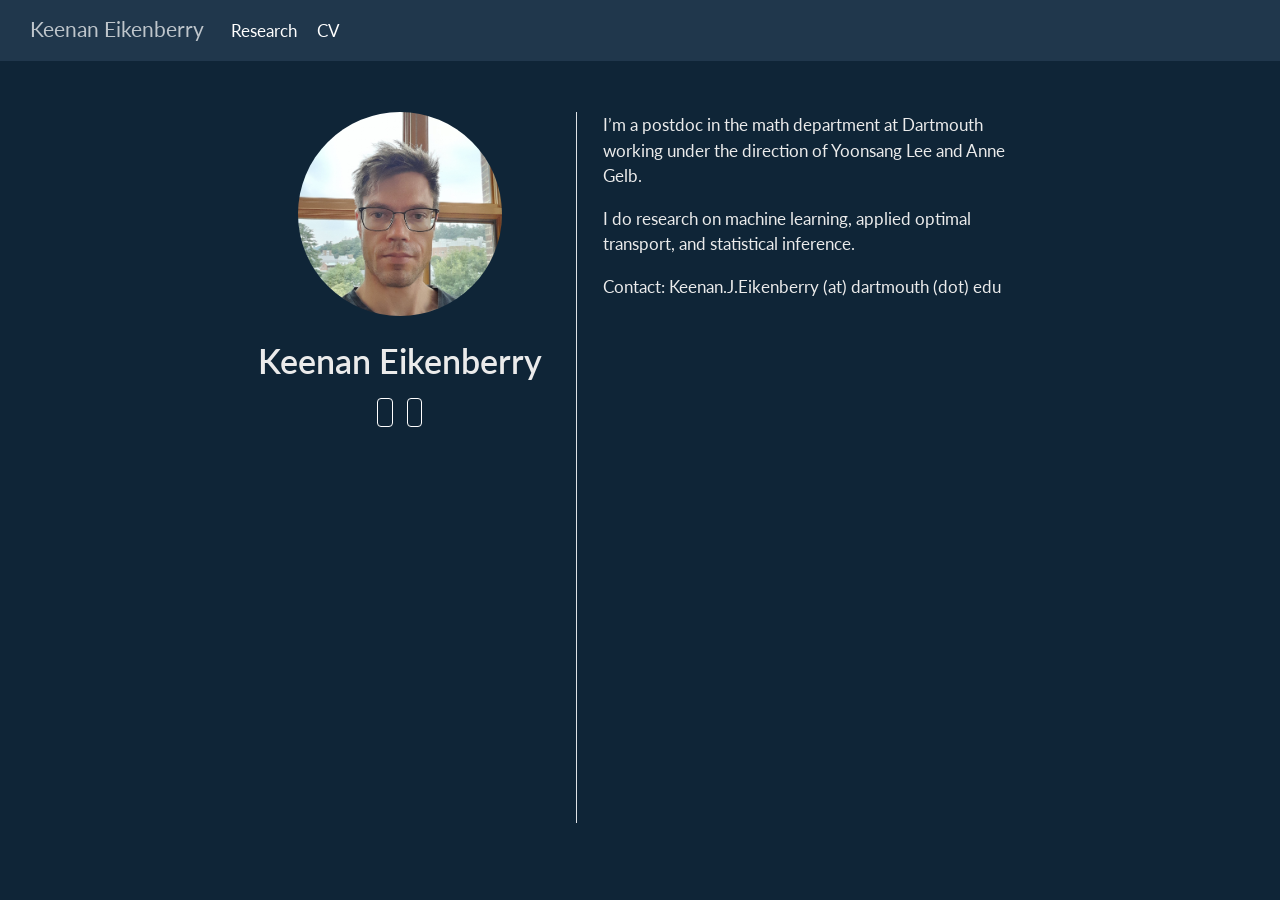
<file: docs/index.html>
<!DOCTYPE html>
<html xmlns="http://www.w3.org/1999/xhtml" lang="en" xml:lang="en"><head>

<meta charset="utf-8">
<meta name="generator" content="quarto-1.8.27">

<meta name="viewport" content="width=device-width, initial-scale=1.0, user-scalable=yes">


<title>Keenan Eikenberry</title>
<style>
code{white-space: pre-wrap;}
span.smallcaps{font-variant: small-caps;}
div.columns{display: flex; gap: min(4vw, 1.5em);}
div.column{flex: auto; overflow-x: auto;}
div.hanging-indent{margin-left: 1.5em; text-indent: -1.5em;}
ul.task-list{list-style: none;}
ul.task-list li input[type="checkbox"] {
  width: 0.8em;
  margin: 0 0.8em 0.2em -1em; /* quarto-specific, see https://github.com/quarto-dev/quarto-cli/issues/4556 */ 
  vertical-align: middle;
}
</style>


<script src="site_libs/quarto-nav/quarto-nav.js"></script>
<script src="site_libs/quarto-nav/headroom.min.js"></script>
<script src="site_libs/clipboard/clipboard.min.js"></script>
<script src="site_libs/quarto-search/autocomplete.umd.js"></script>
<script src="site_libs/quarto-search/fuse.min.js"></script>
<script src="site_libs/quarto-search/quarto-search.js"></script>
<meta name="quarto:offset" content="./">
<script src="site_libs/quarto-html/quarto.js" type="module"></script>
<script src="site_libs/quarto-html/tabsets/tabsets.js" type="module"></script>
<script src="site_libs/quarto-html/axe/axe-check.js" type="module"></script>
<script src="site_libs/quarto-html/popper.min.js"></script>
<script src="site_libs/quarto-html/tippy.umd.min.js"></script>
<link href="site_libs/quarto-html/tippy.css" rel="stylesheet">
<link href="site_libs/quarto-html/quarto-syntax-highlighting-dark-4d9afe2b8d18ee9fa5d0d57b5ed4214d.css" rel="stylesheet" id="quarto-text-highlighting-styles">
<script src="site_libs/bootstrap/bootstrap.min.js"></script>
<link href="site_libs/bootstrap/bootstrap-icons.css" rel="stylesheet">
<link href="site_libs/bootstrap/bootstrap-5bb7895dd30ddd2b2a85b0b9d2110c2d.min.css" rel="stylesheet" append-hash="true" id="quarto-bootstrap" data-mode="dark">
<script src="site_libs/quarto-contrib/iconify-2.0.0/iconify-icon.min.js"></script>
<script id="quarto-search-options" type="application/json">{
  "location": "navbar",
  "copy-button": false,
  "collapse-after": 3,
  "panel-placement": "end",
  "type": "overlay",
  "limit": 50,
  "keyboard-shortcut": [
    "f",
    "/",
    "s"
  ],
  "show-item-context": false,
  "language": {
    "search-no-results-text": "No results",
    "search-matching-documents-text": "matching documents",
    "search-copy-link-title": "Copy link to search",
    "search-hide-matches-text": "Hide additional matches",
    "search-more-match-text": "more match in this document",
    "search-more-matches-text": "more matches in this document",
    "search-clear-button-title": "Clear",
    "search-text-placeholder": "",
    "search-detached-cancel-button-title": "Cancel",
    "search-submit-button-title": "Submit",
    "search-label": "Search"
  }
}</script>


<link rel="stylesheet" href="styles.css">
</head>

<body class="nav-fixed fullcontent quarto-light">

<div id="quarto-search-results"></div>
  <header id="quarto-header" class="headroom fixed-top">
    <nav class="navbar navbar-expand-lg " data-bs-theme="dark">
      <div class="navbar-container container-fluid">
      <div class="navbar-brand-container mx-auto">
    <a class="navbar-brand" href="./index.html">
    <span class="navbar-title">Keenan Eikenberry</span>
    </a>
  </div>
          <button class="navbar-toggler" type="button" data-bs-toggle="collapse" data-bs-target="#navbarCollapse" aria-controls="navbarCollapse" role="menu" aria-expanded="false" aria-label="Toggle navigation" onclick="if (window.quartoToggleHeadroom) { window.quartoToggleHeadroom(); }">
  <span class="navbar-toggler-icon"></span>
</button>
          <div class="collapse navbar-collapse" id="navbarCollapse">
            <ul class="navbar-nav navbar-nav-scroll me-auto">
  <li class="nav-item">
    <a class="nav-link" href="./research.html"> 
<span class="menu-text">Research</span></a>
  </li>  
  <li class="nav-item">
    <a class="nav-link" href="./cv.html"> 
<span class="menu-text">CV</span></a>
  </li>  
</ul>
          </div> <!-- /navcollapse -->
            <div class="quarto-navbar-tools">
</div>
      </div> <!-- /container-fluid -->
    </nav>
</header>
<!-- content -->
<div id="quarto-content" class="quarto-container page-columns page-rows-contents page-layout-article page-navbar">
<!-- sidebar -->
<!-- margin-sidebar -->
    
<!-- main -->
<div class="quarto-about-trestles">
  <div class="about-entity">
    <img src="profile.jpg" class="about-image
  round " style="height: 12em; width: 12em;">
<header id="title-block-header" class="quarto-title-block default">
<div class="quarto-title">
<h1 class="title">Keenan Eikenberry</h1>
</div>
<div class="quarto-title-meta">
  </div>
</header>
    <div class="about-links">
  <a href="mailto:Keenan.J.Eikenberry@dartmouth.edu" class="about-link" rel="" target="">
     <span class="about-link-text"><iconify-icon inline="" icon="clarity:email-line" style="font-size: 1.2em;" aria-label="Icon email-line from clarity Iconify.design set." title="Icon email-line from clarity Iconify.design set."></iconify-icon></span>
  </a>
  <a href="https://github.com/keenan-eikenberry" class="about-link" rel="" target="_blank">
     <span class="about-link-text"><iconify-icon inline="" icon="codicon:github" style="font-size: 1.2em;" aria-label="Icon github from codicon Iconify.design set." title="Icon github from codicon Iconify.design set."></iconify-icon></span>
  </a>
</div>
  </div>
  <div class="about-contents"><main class="content" id="quarto-document-content">
<p>I’m a postdoc in the math department at Dartmouth working under the direction of Yoonsang Lee and Anne Gelb.</p>
<p>I do research on machine learning, applied optimal transport, and statistical inference.</p>
<p>Contact: Keenan.J.Eikenberry (at) dartmouth (dot) edu</p>


</main></div>
</div>
 <!-- /main -->
<script id="quarto-html-after-body" type="application/javascript">
  window.document.addEventListener("DOMContentLoaded", function (event) {
    const isCodeAnnotation = (el) => {
      for (const clz of el.classList) {
        if (clz.startsWith('code-annotation-')) {                     
          return true;
        }
      }
      return false;
    }
    const onCopySuccess = function(e) {
      // button target
      const button = e.trigger;
      // don't keep focus
      button.blur();
      // flash "checked"
      button.classList.add('code-copy-button-checked');
      var currentTitle = button.getAttribute("title");
      button.setAttribute("title", "Copied!");
      let tooltip;
      if (window.bootstrap) {
        button.setAttribute("data-bs-toggle", "tooltip");
        button.setAttribute("data-bs-placement", "left");
        button.setAttribute("data-bs-title", "Copied!");
        tooltip = new bootstrap.Tooltip(button, 
          { trigger: "manual", 
            customClass: "code-copy-button-tooltip",
            offset: [0, -8]});
        tooltip.show();    
      }
      setTimeout(function() {
        if (tooltip) {
          tooltip.hide();
          button.removeAttribute("data-bs-title");
          button.removeAttribute("data-bs-toggle");
          button.removeAttribute("data-bs-placement");
        }
        button.setAttribute("title", currentTitle);
        button.classList.remove('code-copy-button-checked');
      }, 1000);
      // clear code selection
      e.clearSelection();
    }
    const getTextToCopy = function(trigger) {
      const outerScaffold = trigger.parentElement.cloneNode(true);
      const codeEl = outerScaffold.querySelector('code');
      for (const childEl of codeEl.children) {
        if (isCodeAnnotation(childEl)) {
          childEl.remove();
        }
      }
      return codeEl.innerText;
    }
    const clipboard = new window.ClipboardJS('.code-copy-button:not([data-in-quarto-modal])', {
      text: getTextToCopy
    });
    clipboard.on('success', onCopySuccess);
    if (window.document.getElementById('quarto-embedded-source-code-modal')) {
      const clipboardModal = new window.ClipboardJS('.code-copy-button[data-in-quarto-modal]', {
        text: getTextToCopy,
        container: window.document.getElementById('quarto-embedded-source-code-modal')
      });
      clipboardModal.on('success', onCopySuccess);
    }
      var localhostRegex = new RegExp(/^(?:http|https):\/\/localhost\:?[0-9]*\//);
      var mailtoRegex = new RegExp(/^mailto:/);
        var filterRegex = new RegExp('/' + window.location.host + '/');
      var isInternal = (href) => {
          return filterRegex.test(href) || localhostRegex.test(href) || mailtoRegex.test(href);
      }
      // Inspect non-navigation links and adorn them if external
     var links = window.document.querySelectorAll('a[href]:not(.nav-link):not(.navbar-brand):not(.toc-action):not(.sidebar-link):not(.sidebar-item-toggle):not(.pagination-link):not(.no-external):not([aria-hidden]):not(.dropdown-item):not(.quarto-navigation-tool):not(.about-link)');
      for (var i=0; i<links.length; i++) {
        const link = links[i];
        if (!isInternal(link.href)) {
          // undo the damage that might have been done by quarto-nav.js in the case of
          // links that we want to consider external
          if (link.dataset.originalHref !== undefined) {
            link.href = link.dataset.originalHref;
          }
        }
      }
    function tippyHover(el, contentFn, onTriggerFn, onUntriggerFn) {
      const config = {
        allowHTML: true,
        maxWidth: 500,
        delay: 100,
        arrow: false,
        appendTo: function(el) {
            return el.parentElement;
        },
        interactive: true,
        interactiveBorder: 10,
        theme: 'quarto',
        placement: 'bottom-start',
      };
      if (contentFn) {
        config.content = contentFn;
      }
      if (onTriggerFn) {
        config.onTrigger = onTriggerFn;
      }
      if (onUntriggerFn) {
        config.onUntrigger = onUntriggerFn;
      }
      window.tippy(el, config); 
    }
    const noterefs = window.document.querySelectorAll('a[role="doc-noteref"]');
    for (var i=0; i<noterefs.length; i++) {
      const ref = noterefs[i];
      tippyHover(ref, function() {
        // use id or data attribute instead here
        let href = ref.getAttribute('data-footnote-href') || ref.getAttribute('href');
        try { href = new URL(href).hash; } catch {}
        const id = href.replace(/^#\/?/, "");
        const note = window.document.getElementById(id);
        if (note) {
          return note.innerHTML;
        } else {
          return "";
        }
      });
    }
    const xrefs = window.document.querySelectorAll('a.quarto-xref');
    const processXRef = (id, note) => {
      // Strip column container classes
      const stripColumnClz = (el) => {
        el.classList.remove("page-full", "page-columns");
        if (el.children) {
          for (const child of el.children) {
            stripColumnClz(child);
          }
        }
      }
      stripColumnClz(note)
      if (id === null || id.startsWith('sec-')) {
        // Special case sections, only their first couple elements
        const container = document.createElement("div");
        if (note.children && note.children.length > 2) {
          container.appendChild(note.children[0].cloneNode(true));
          for (let i = 1; i < note.children.length; i++) {
            const child = note.children[i];
            if (child.tagName === "P" && child.innerText === "") {
              continue;
            } else {
              container.appendChild(child.cloneNode(true));
              break;
            }
          }
          if (window.Quarto?.typesetMath) {
            window.Quarto.typesetMath(container);
          }
          return container.innerHTML
        } else {
          if (window.Quarto?.typesetMath) {
            window.Quarto.typesetMath(note);
          }
          return note.innerHTML;
        }
      } else {
        // Remove any anchor links if they are present
        const anchorLink = note.querySelector('a.anchorjs-link');
        if (anchorLink) {
          anchorLink.remove();
        }
        if (window.Quarto?.typesetMath) {
          window.Quarto.typesetMath(note);
        }
        if (note.classList.contains("callout")) {
          return note.outerHTML;
        } else {
          return note.innerHTML;
        }
      }
    }
    for (var i=0; i<xrefs.length; i++) {
      const xref = xrefs[i];
      tippyHover(xref, undefined, function(instance) {
        instance.disable();
        let url = xref.getAttribute('href');
        let hash = undefined; 
        if (url.startsWith('#')) {
          hash = url;
        } else {
          try { hash = new URL(url).hash; } catch {}
        }
        if (hash) {
          const id = hash.replace(/^#\/?/, "");
          const note = window.document.getElementById(id);
          if (note !== null) {
            try {
              const html = processXRef(id, note.cloneNode(true));
              instance.setContent(html);
            } finally {
              instance.enable();
              instance.show();
            }
          } else {
            // See if we can fetch this
            fetch(url.split('#')[0])
            .then(res => res.text())
            .then(html => {
              const parser = new DOMParser();
              const htmlDoc = parser.parseFromString(html, "text/html");
              const note = htmlDoc.getElementById(id);
              if (note !== null) {
                const html = processXRef(id, note);
                instance.setContent(html);
              } 
            }).finally(() => {
              instance.enable();
              instance.show();
            });
          }
        } else {
          // See if we can fetch a full url (with no hash to target)
          // This is a special case and we should probably do some content thinning / targeting
          fetch(url)
          .then(res => res.text())
          .then(html => {
            const parser = new DOMParser();
            const htmlDoc = parser.parseFromString(html, "text/html");
            const note = htmlDoc.querySelector('main.content');
            if (note !== null) {
              // This should only happen for chapter cross references
              // (since there is no id in the URL)
              // remove the first header
              if (note.children.length > 0 && note.children[0].tagName === "HEADER") {
                note.children[0].remove();
              }
              const html = processXRef(null, note);
              instance.setContent(html);
            } 
          }).finally(() => {
            instance.enable();
            instance.show();
          });
        }
      }, function(instance) {
      });
    }
        let selectedAnnoteEl;
        const selectorForAnnotation = ( cell, annotation) => {
          let cellAttr = 'data-code-cell="' + cell + '"';
          let lineAttr = 'data-code-annotation="' +  annotation + '"';
          const selector = 'span[' + cellAttr + '][' + lineAttr + ']';
          return selector;
        }
        const selectCodeLines = (annoteEl) => {
          const doc = window.document;
          const targetCell = annoteEl.getAttribute("data-target-cell");
          const targetAnnotation = annoteEl.getAttribute("data-target-annotation");
          const annoteSpan = window.document.querySelector(selectorForAnnotation(targetCell, targetAnnotation));
          const lines = annoteSpan.getAttribute("data-code-lines").split(",");
          const lineIds = lines.map((line) => {
            return targetCell + "-" + line;
          })
          let top = null;
          let height = null;
          let parent = null;
          if (lineIds.length > 0) {
              //compute the position of the single el (top and bottom and make a div)
              const el = window.document.getElementById(lineIds[0]);
              top = el.offsetTop;
              height = el.offsetHeight;
              parent = el.parentElement.parentElement;
            if (lineIds.length > 1) {
              const lastEl = window.document.getElementById(lineIds[lineIds.length - 1]);
              const bottom = lastEl.offsetTop + lastEl.offsetHeight;
              height = bottom - top;
            }
            if (top !== null && height !== null && parent !== null) {
              // cook up a div (if necessary) and position it 
              let div = window.document.getElementById("code-annotation-line-highlight");
              if (div === null) {
                div = window.document.createElement("div");
                div.setAttribute("id", "code-annotation-line-highlight");
                div.style.position = 'absolute';
                parent.appendChild(div);
              }
              div.style.top = top - 2 + "px";
              div.style.height = height + 4 + "px";
              div.style.left = 0;
              let gutterDiv = window.document.getElementById("code-annotation-line-highlight-gutter");
              if (gutterDiv === null) {
                gutterDiv = window.document.createElement("div");
                gutterDiv.setAttribute("id", "code-annotation-line-highlight-gutter");
                gutterDiv.style.position = 'absolute';
                const codeCell = window.document.getElementById(targetCell);
                const gutter = codeCell.querySelector('.code-annotation-gutter');
                gutter.appendChild(gutterDiv);
              }
              gutterDiv.style.top = top - 2 + "px";
              gutterDiv.style.height = height + 4 + "px";
            }
            selectedAnnoteEl = annoteEl;
          }
        };
        const unselectCodeLines = () => {
          const elementsIds = ["code-annotation-line-highlight", "code-annotation-line-highlight-gutter"];
          elementsIds.forEach((elId) => {
            const div = window.document.getElementById(elId);
            if (div) {
              div.remove();
            }
          });
          selectedAnnoteEl = undefined;
        };
          // Handle positioning of the toggle
      window.addEventListener(
        "resize",
        throttle(() => {
          elRect = undefined;
          if (selectedAnnoteEl) {
            selectCodeLines(selectedAnnoteEl);
          }
        }, 10)
      );
      function throttle(fn, ms) {
      let throttle = false;
      let timer;
        return (...args) => {
          if(!throttle) { // first call gets through
              fn.apply(this, args);
              throttle = true;
          } else { // all the others get throttled
              if(timer) clearTimeout(timer); // cancel #2
              timer = setTimeout(() => {
                fn.apply(this, args);
                timer = throttle = false;
              }, ms);
          }
        };
      }
        // Attach click handler to the DT
        const annoteDls = window.document.querySelectorAll('dt[data-target-cell]');
        for (const annoteDlNode of annoteDls) {
          annoteDlNode.addEventListener('click', (event) => {
            const clickedEl = event.target;
            if (clickedEl !== selectedAnnoteEl) {
              unselectCodeLines();
              const activeEl = window.document.querySelector('dt[data-target-cell].code-annotation-active');
              if (activeEl) {
                activeEl.classList.remove('code-annotation-active');
              }
              selectCodeLines(clickedEl);
              clickedEl.classList.add('code-annotation-active');
            } else {
              // Unselect the line
              unselectCodeLines();
              clickedEl.classList.remove('code-annotation-active');
            }
          });
        }
    const findCites = (el) => {
      const parentEl = el.parentElement;
      if (parentEl) {
        const cites = parentEl.dataset.cites;
        if (cites) {
          return {
            el,
            cites: cites.split(' ')
          };
        } else {
          return findCites(el.parentElement)
        }
      } else {
        return undefined;
      }
    };
    var bibliorefs = window.document.querySelectorAll('a[role="doc-biblioref"]');
    for (var i=0; i<bibliorefs.length; i++) {
      const ref = bibliorefs[i];
      const citeInfo = findCites(ref);
      if (citeInfo) {
        tippyHover(citeInfo.el, function() {
          var popup = window.document.createElement('div');
          citeInfo.cites.forEach(function(cite) {
            var citeDiv = window.document.createElement('div');
            citeDiv.classList.add('hanging-indent');
            citeDiv.classList.add('csl-entry');
            var biblioDiv = window.document.getElementById('ref-' + cite);
            if (biblioDiv) {
              citeDiv.innerHTML = biblioDiv.innerHTML;
            }
            popup.appendChild(citeDiv);
          });
          return popup.innerHTML;
        });
      }
    }
  });
  </script>
</div> <!-- /content -->




</body></html>
</file>
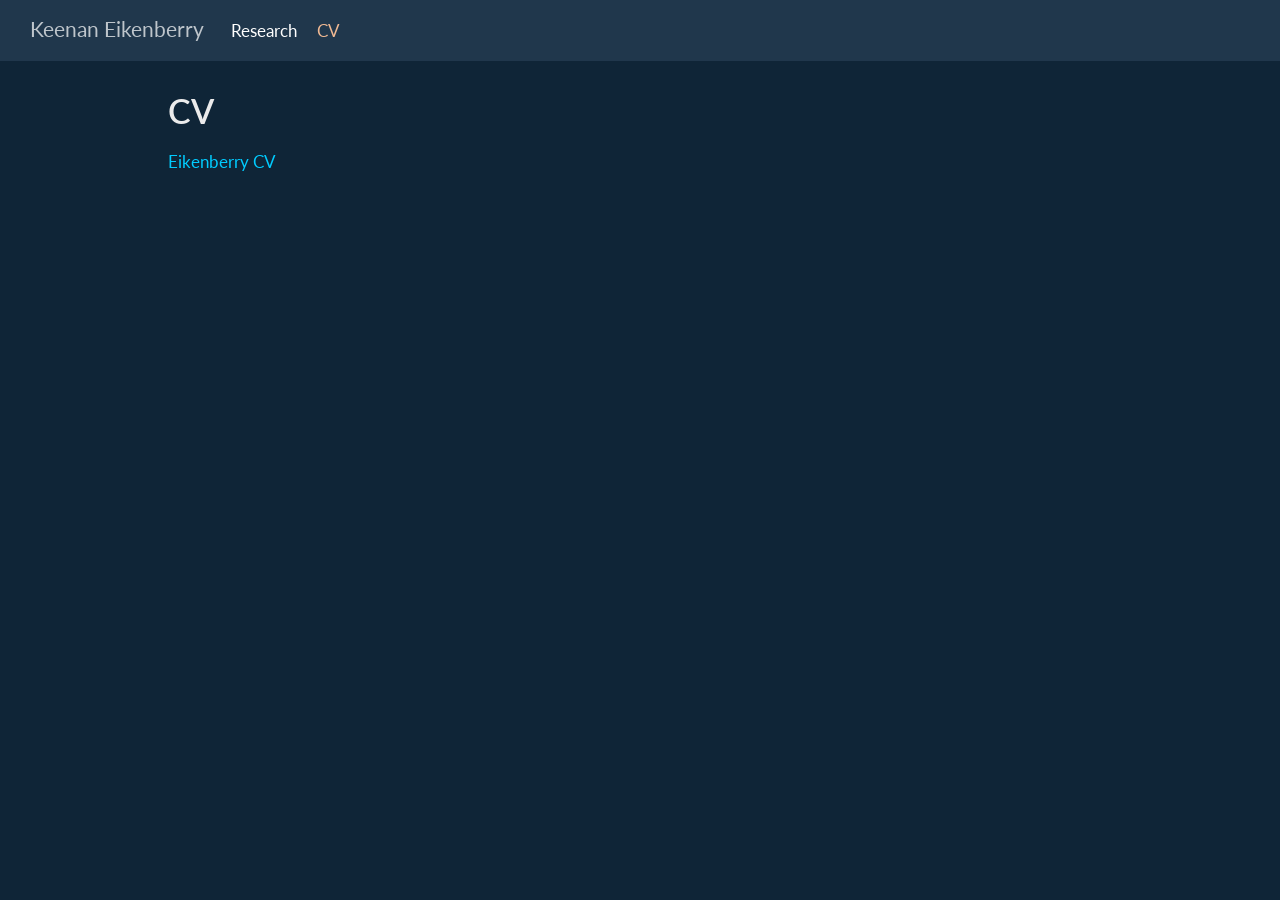
<file: docs/cv.html>
<!DOCTYPE html>
<html xmlns="http://www.w3.org/1999/xhtml" lang="en" xml:lang="en"><head>

<meta charset="utf-8">
<meta name="generator" content="quarto-1.8.27">

<meta name="viewport" content="width=device-width, initial-scale=1.0, user-scalable=yes">


<title>CV – Keenan Eikenberry</title>
<style>
code{white-space: pre-wrap;}
span.smallcaps{font-variant: small-caps;}
div.columns{display: flex; gap: min(4vw, 1.5em);}
div.column{flex: auto; overflow-x: auto;}
div.hanging-indent{margin-left: 1.5em; text-indent: -1.5em;}
ul.task-list{list-style: none;}
ul.task-list li input[type="checkbox"] {
  width: 0.8em;
  margin: 0 0.8em 0.2em -1em; /* quarto-specific, see https://github.com/quarto-dev/quarto-cli/issues/4556 */ 
  vertical-align: middle;
}
</style>


<script src="site_libs/quarto-nav/quarto-nav.js"></script>
<script src="site_libs/quarto-nav/headroom.min.js"></script>
<script src="site_libs/clipboard/clipboard.min.js"></script>
<script src="site_libs/quarto-search/autocomplete.umd.js"></script>
<script src="site_libs/quarto-search/fuse.min.js"></script>
<script src="site_libs/quarto-search/quarto-search.js"></script>
<meta name="quarto:offset" content="./">
<script src="site_libs/quarto-html/quarto.js" type="module"></script>
<script src="site_libs/quarto-html/tabsets/tabsets.js" type="module"></script>
<script src="site_libs/quarto-html/axe/axe-check.js" type="module"></script>
<script src="site_libs/quarto-html/popper.min.js"></script>
<script src="site_libs/quarto-html/tippy.umd.min.js"></script>
<script src="site_libs/quarto-html/anchor.min.js"></script>
<link href="site_libs/quarto-html/tippy.css" rel="stylesheet">
<link href="site_libs/quarto-html/quarto-syntax-highlighting-dark-4d9afe2b8d18ee9fa5d0d57b5ed4214d.css" rel="stylesheet" id="quarto-text-highlighting-styles">
<script src="site_libs/bootstrap/bootstrap.min.js"></script>
<link href="site_libs/bootstrap/bootstrap-icons.css" rel="stylesheet">
<link href="site_libs/bootstrap/bootstrap-5bb7895dd30ddd2b2a85b0b9d2110c2d.min.css" rel="stylesheet" append-hash="true" id="quarto-bootstrap" data-mode="dark">
<script id="quarto-search-options" type="application/json">{
  "location": "navbar",
  "copy-button": false,
  "collapse-after": 3,
  "panel-placement": "end",
  "type": "overlay",
  "limit": 50,
  "keyboard-shortcut": [
    "f",
    "/",
    "s"
  ],
  "show-item-context": false,
  "language": {
    "search-no-results-text": "No results",
    "search-matching-documents-text": "matching documents",
    "search-copy-link-title": "Copy link to search",
    "search-hide-matches-text": "Hide additional matches",
    "search-more-match-text": "more match in this document",
    "search-more-matches-text": "more matches in this document",
    "search-clear-button-title": "Clear",
    "search-text-placeholder": "",
    "search-detached-cancel-button-title": "Cancel",
    "search-submit-button-title": "Submit",
    "search-label": "Search"
  }
}</script>


<link rel="stylesheet" href="styles.css">
</head>

<body class="nav-fixed quarto-light">

<div id="quarto-search-results"></div>
  <header id="quarto-header" class="headroom fixed-top">
    <nav class="navbar navbar-expand-lg " data-bs-theme="dark">
      <div class="navbar-container container-fluid">
      <div class="navbar-brand-container mx-auto">
    <a class="navbar-brand" href="./index.html">
    <span class="navbar-title">Keenan Eikenberry</span>
    </a>
  </div>
          <button class="navbar-toggler" type="button" data-bs-toggle="collapse" data-bs-target="#navbarCollapse" aria-controls="navbarCollapse" role="menu" aria-expanded="false" aria-label="Toggle navigation" onclick="if (window.quartoToggleHeadroom) { window.quartoToggleHeadroom(); }">
  <span class="navbar-toggler-icon"></span>
</button>
          <div class="collapse navbar-collapse" id="navbarCollapse">
            <ul class="navbar-nav navbar-nav-scroll me-auto">
  <li class="nav-item">
    <a class="nav-link" href="./research.html"> 
<span class="menu-text">Research</span></a>
  </li>  
  <li class="nav-item">
    <a class="nav-link active" href="./cv.html" aria-current="page"> 
<span class="menu-text">CV</span></a>
  </li>  
</ul>
          </div> <!-- /navcollapse -->
            <div class="quarto-navbar-tools">
</div>
      </div> <!-- /container-fluid -->
    </nav>
</header>
<!-- content -->
<div id="quarto-content" class="quarto-container page-columns page-rows-contents page-layout-article page-navbar">
<!-- sidebar -->
<!-- margin-sidebar -->
    <div id="quarto-margin-sidebar" class="sidebar margin-sidebar zindex-bottom">
        
    </div>
<!-- main -->
<main class="content" id="quarto-document-content">

<header id="title-block-header" class="quarto-title-block default">
<div class="quarto-title">
<h1 class="title">CV</h1>
</div>



<div class="quarto-title-meta">

    
  
    
  </div>
  


</header>


<p><a href="assets/EikenberryCV.pdf" target="_blank">Eikenberry CV</a></p>



</main> <!-- /main -->
<script id="quarto-html-after-body" type="application/javascript">
  window.document.addEventListener("DOMContentLoaded", function (event) {
    const icon = "";
    const anchorJS = new window.AnchorJS();
    anchorJS.options = {
      placement: 'right',
      icon: icon
    };
    anchorJS.add('.anchored');
    const isCodeAnnotation = (el) => {
      for (const clz of el.classList) {
        if (clz.startsWith('code-annotation-')) {                     
          return true;
        }
      }
      return false;
    }
    const onCopySuccess = function(e) {
      // button target
      const button = e.trigger;
      // don't keep focus
      button.blur();
      // flash "checked"
      button.classList.add('code-copy-button-checked');
      var currentTitle = button.getAttribute("title");
      button.setAttribute("title", "Copied!");
      let tooltip;
      if (window.bootstrap) {
        button.setAttribute("data-bs-toggle", "tooltip");
        button.setAttribute("data-bs-placement", "left");
        button.setAttribute("data-bs-title", "Copied!");
        tooltip = new bootstrap.Tooltip(button, 
          { trigger: "manual", 
            customClass: "code-copy-button-tooltip",
            offset: [0, -8]});
        tooltip.show();    
      }
      setTimeout(function() {
        if (tooltip) {
          tooltip.hide();
          button.removeAttribute("data-bs-title");
          button.removeAttribute("data-bs-toggle");
          button.removeAttribute("data-bs-placement");
        }
        button.setAttribute("title", currentTitle);
        button.classList.remove('code-copy-button-checked');
      }, 1000);
      // clear code selection
      e.clearSelection();
    }
    const getTextToCopy = function(trigger) {
      const outerScaffold = trigger.parentElement.cloneNode(true);
      const codeEl = outerScaffold.querySelector('code');
      for (const childEl of codeEl.children) {
        if (isCodeAnnotation(childEl)) {
          childEl.remove();
        }
      }
      return codeEl.innerText;
    }
    const clipboard = new window.ClipboardJS('.code-copy-button:not([data-in-quarto-modal])', {
      text: getTextToCopy
    });
    clipboard.on('success', onCopySuccess);
    if (window.document.getElementById('quarto-embedded-source-code-modal')) {
      const clipboardModal = new window.ClipboardJS('.code-copy-button[data-in-quarto-modal]', {
        text: getTextToCopy,
        container: window.document.getElementById('quarto-embedded-source-code-modal')
      });
      clipboardModal.on('success', onCopySuccess);
    }
      var localhostRegex = new RegExp(/^(?:http|https):\/\/localhost\:?[0-9]*\//);
      var mailtoRegex = new RegExp(/^mailto:/);
        var filterRegex = new RegExp('/' + window.location.host + '/');
      var isInternal = (href) => {
          return filterRegex.test(href) || localhostRegex.test(href) || mailtoRegex.test(href);
      }
      // Inspect non-navigation links and adorn them if external
     var links = window.document.querySelectorAll('a[href]:not(.nav-link):not(.navbar-brand):not(.toc-action):not(.sidebar-link):not(.sidebar-item-toggle):not(.pagination-link):not(.no-external):not([aria-hidden]):not(.dropdown-item):not(.quarto-navigation-tool):not(.about-link)');
      for (var i=0; i<links.length; i++) {
        const link = links[i];
        if (!isInternal(link.href)) {
          // undo the damage that might have been done by quarto-nav.js in the case of
          // links that we want to consider external
          if (link.dataset.originalHref !== undefined) {
            link.href = link.dataset.originalHref;
          }
        }
      }
    function tippyHover(el, contentFn, onTriggerFn, onUntriggerFn) {
      const config = {
        allowHTML: true,
        maxWidth: 500,
        delay: 100,
        arrow: false,
        appendTo: function(el) {
            return el.parentElement;
        },
        interactive: true,
        interactiveBorder: 10,
        theme: 'quarto',
        placement: 'bottom-start',
      };
      if (contentFn) {
        config.content = contentFn;
      }
      if (onTriggerFn) {
        config.onTrigger = onTriggerFn;
      }
      if (onUntriggerFn) {
        config.onUntrigger = onUntriggerFn;
      }
      window.tippy(el, config); 
    }
    const noterefs = window.document.querySelectorAll('a[role="doc-noteref"]');
    for (var i=0; i<noterefs.length; i++) {
      const ref = noterefs[i];
      tippyHover(ref, function() {
        // use id or data attribute instead here
        let href = ref.getAttribute('data-footnote-href') || ref.getAttribute('href');
        try { href = new URL(href).hash; } catch {}
        const id = href.replace(/^#\/?/, "");
        const note = window.document.getElementById(id);
        if (note) {
          return note.innerHTML;
        } else {
          return "";
        }
      });
    }
    const xrefs = window.document.querySelectorAll('a.quarto-xref');
    const processXRef = (id, note) => {
      // Strip column container classes
      const stripColumnClz = (el) => {
        el.classList.remove("page-full", "page-columns");
        if (el.children) {
          for (const child of el.children) {
            stripColumnClz(child);
          }
        }
      }
      stripColumnClz(note)
      if (id === null || id.startsWith('sec-')) {
        // Special case sections, only their first couple elements
        const container = document.createElement("div");
        if (note.children && note.children.length > 2) {
          container.appendChild(note.children[0].cloneNode(true));
          for (let i = 1; i < note.children.length; i++) {
            const child = note.children[i];
            if (child.tagName === "P" && child.innerText === "") {
              continue;
            } else {
              container.appendChild(child.cloneNode(true));
              break;
            }
          }
          if (window.Quarto?.typesetMath) {
            window.Quarto.typesetMath(container);
          }
          return container.innerHTML
        } else {
          if (window.Quarto?.typesetMath) {
            window.Quarto.typesetMath(note);
          }
          return note.innerHTML;
        }
      } else {
        // Remove any anchor links if they are present
        const anchorLink = note.querySelector('a.anchorjs-link');
        if (anchorLink) {
          anchorLink.remove();
        }
        if (window.Quarto?.typesetMath) {
          window.Quarto.typesetMath(note);
        }
        if (note.classList.contains("callout")) {
          return note.outerHTML;
        } else {
          return note.innerHTML;
        }
      }
    }
    for (var i=0; i<xrefs.length; i++) {
      const xref = xrefs[i];
      tippyHover(xref, undefined, function(instance) {
        instance.disable();
        let url = xref.getAttribute('href');
        let hash = undefined; 
        if (url.startsWith('#')) {
          hash = url;
        } else {
          try { hash = new URL(url).hash; } catch {}
        }
        if (hash) {
          const id = hash.replace(/^#\/?/, "");
          const note = window.document.getElementById(id);
          if (note !== null) {
            try {
              const html = processXRef(id, note.cloneNode(true));
              instance.setContent(html);
            } finally {
              instance.enable();
              instance.show();
            }
          } else {
            // See if we can fetch this
            fetch(url.split('#')[0])
            .then(res => res.text())
            .then(html => {
              const parser = new DOMParser();
              const htmlDoc = parser.parseFromString(html, "text/html");
              const note = htmlDoc.getElementById(id);
              if (note !== null) {
                const html = processXRef(id, note);
                instance.setContent(html);
              } 
            }).finally(() => {
              instance.enable();
              instance.show();
            });
          }
        } else {
          // See if we can fetch a full url (with no hash to target)
          // This is a special case and we should probably do some content thinning / targeting
          fetch(url)
          .then(res => res.text())
          .then(html => {
            const parser = new DOMParser();
            const htmlDoc = parser.parseFromString(html, "text/html");
            const note = htmlDoc.querySelector('main.content');
            if (note !== null) {
              // This should only happen for chapter cross references
              // (since there is no id in the URL)
              // remove the first header
              if (note.children.length > 0 && note.children[0].tagName === "HEADER") {
                note.children[0].remove();
              }
              const html = processXRef(null, note);
              instance.setContent(html);
            } 
          }).finally(() => {
            instance.enable();
            instance.show();
          });
        }
      }, function(instance) {
      });
    }
        let selectedAnnoteEl;
        const selectorForAnnotation = ( cell, annotation) => {
          let cellAttr = 'data-code-cell="' + cell + '"';
          let lineAttr = 'data-code-annotation="' +  annotation + '"';
          const selector = 'span[' + cellAttr + '][' + lineAttr + ']';
          return selector;
        }
        const selectCodeLines = (annoteEl) => {
          const doc = window.document;
          const targetCell = annoteEl.getAttribute("data-target-cell");
          const targetAnnotation = annoteEl.getAttribute("data-target-annotation");
          const annoteSpan = window.document.querySelector(selectorForAnnotation(targetCell, targetAnnotation));
          const lines = annoteSpan.getAttribute("data-code-lines").split(",");
          const lineIds = lines.map((line) => {
            return targetCell + "-" + line;
          })
          let top = null;
          let height = null;
          let parent = null;
          if (lineIds.length > 0) {
              //compute the position of the single el (top and bottom and make a div)
              const el = window.document.getElementById(lineIds[0]);
              top = el.offsetTop;
              height = el.offsetHeight;
              parent = el.parentElement.parentElement;
            if (lineIds.length > 1) {
              const lastEl = window.document.getElementById(lineIds[lineIds.length - 1]);
              const bottom = lastEl.offsetTop + lastEl.offsetHeight;
              height = bottom - top;
            }
            if (top !== null && height !== null && parent !== null) {
              // cook up a div (if necessary) and position it 
              let div = window.document.getElementById("code-annotation-line-highlight");
              if (div === null) {
                div = window.document.createElement("div");
                div.setAttribute("id", "code-annotation-line-highlight");
                div.style.position = 'absolute';
                parent.appendChild(div);
              }
              div.style.top = top - 2 + "px";
              div.style.height = height + 4 + "px";
              div.style.left = 0;
              let gutterDiv = window.document.getElementById("code-annotation-line-highlight-gutter");
              if (gutterDiv === null) {
                gutterDiv = window.document.createElement("div");
                gutterDiv.setAttribute("id", "code-annotation-line-highlight-gutter");
                gutterDiv.style.position = 'absolute';
                const codeCell = window.document.getElementById(targetCell);
                const gutter = codeCell.querySelector('.code-annotation-gutter');
                gutter.appendChild(gutterDiv);
              }
              gutterDiv.style.top = top - 2 + "px";
              gutterDiv.style.height = height + 4 + "px";
            }
            selectedAnnoteEl = annoteEl;
          }
        };
        const unselectCodeLines = () => {
          const elementsIds = ["code-annotation-line-highlight", "code-annotation-line-highlight-gutter"];
          elementsIds.forEach((elId) => {
            const div = window.document.getElementById(elId);
            if (div) {
              div.remove();
            }
          });
          selectedAnnoteEl = undefined;
        };
          // Handle positioning of the toggle
      window.addEventListener(
        "resize",
        throttle(() => {
          elRect = undefined;
          if (selectedAnnoteEl) {
            selectCodeLines(selectedAnnoteEl);
          }
        }, 10)
      );
      function throttle(fn, ms) {
      let throttle = false;
      let timer;
        return (...args) => {
          if(!throttle) { // first call gets through
              fn.apply(this, args);
              throttle = true;
          } else { // all the others get throttled
              if(timer) clearTimeout(timer); // cancel #2
              timer = setTimeout(() => {
                fn.apply(this, args);
                timer = throttle = false;
              }, ms);
          }
        };
      }
        // Attach click handler to the DT
        const annoteDls = window.document.querySelectorAll('dt[data-target-cell]');
        for (const annoteDlNode of annoteDls) {
          annoteDlNode.addEventListener('click', (event) => {
            const clickedEl = event.target;
            if (clickedEl !== selectedAnnoteEl) {
              unselectCodeLines();
              const activeEl = window.document.querySelector('dt[data-target-cell].code-annotation-active');
              if (activeEl) {
                activeEl.classList.remove('code-annotation-active');
              }
              selectCodeLines(clickedEl);
              clickedEl.classList.add('code-annotation-active');
            } else {
              // Unselect the line
              unselectCodeLines();
              clickedEl.classList.remove('code-annotation-active');
            }
          });
        }
    const findCites = (el) => {
      const parentEl = el.parentElement;
      if (parentEl) {
        const cites = parentEl.dataset.cites;
        if (cites) {
          return {
            el,
            cites: cites.split(' ')
          };
        } else {
          return findCites(el.parentElement)
        }
      } else {
        return undefined;
      }
    };
    var bibliorefs = window.document.querySelectorAll('a[role="doc-biblioref"]');
    for (var i=0; i<bibliorefs.length; i++) {
      const ref = bibliorefs[i];
      const citeInfo = findCites(ref);
      if (citeInfo) {
        tippyHover(citeInfo.el, function() {
          var popup = window.document.createElement('div');
          citeInfo.cites.forEach(function(cite) {
            var citeDiv = window.document.createElement('div');
            citeDiv.classList.add('hanging-indent');
            citeDiv.classList.add('csl-entry');
            var biblioDiv = window.document.getElementById('ref-' + cite);
            if (biblioDiv) {
              citeDiv.innerHTML = biblioDiv.innerHTML;
            }
            popup.appendChild(citeDiv);
          });
          return popup.innerHTML;
        });
      }
    }
  });
  </script>
</div> <!-- /content -->




</body></html>
</file>
<file: docs/site_libs/quarto-html/tippy.css>
.tippy-box[data-animation=fade][data-state=hidden]{opacity:0}[data-tippy-root]{max-width:calc(100vw - 10px)}.tippy-box{position:relative;background-color:#333;color:#fff;border-radius:4px;font-size:14px;line-height:1.4;white-space:normal;outline:0;transition-property:transform,visibility,opacity}.tippy-box[data-placement^=top]>.tippy-arrow{bottom:0}.tippy-box[data-placement^=top]>.tippy-arrow:before{bottom:-7px;left:0;border-width:8px 8px 0;border-top-color:initial;transform-origin:center top}.tippy-box[data-placement^=bottom]>.tippy-arrow{top:0}.tippy-box[data-placement^=bottom]>.tippy-arrow:before{top:-7px;left:0;border-width:0 8px 8px;border-bottom-color:initial;transform-origin:center bottom}.tippy-box[data-placement^=left]>.tippy-arrow{right:0}.tippy-box[data-placement^=left]>.tippy-arrow:before{border-width:8px 0 8px 8px;border-left-color:initial;right:-7px;transform-origin:center left}.tippy-box[data-placement^=right]>.tippy-arrow{left:0}.tippy-box[data-placement^=right]>.tippy-arrow:before{left:-7px;border-width:8px 8px 8px 0;border-right-color:initial;transform-origin:center right}.tippy-box[data-inertia][data-state=visible]{transition-timing-function:cubic-bezier(.54,1.5,.38,1.11)}.tippy-arrow{width:16px;height:16px;color:#333}.tippy-arrow:before{content:"";position:absolute;border-color:transparent;border-style:solid}.tippy-content{position:relative;padding:5px 9px;z-index:1}
</file>
<file: docs/site_libs/quarto-html/quarto-syntax-highlighting-dark-4d9afe2b8d18ee9fa5d0d57b5ed4214d.css>
/* quarto syntax highlight colors */
:root {
  --quarto-hl-al-color: #f07178;
  --quarto-hl-an-color: #d4d0ab;
  --quarto-hl-at-color: #00e0e0;
  --quarto-hl-bn-color: #d4d0ab;
  --quarto-hl-bu-color: #abe338;
  --quarto-hl-ch-color: #abe338;
  --quarto-hl-co-color: #f8f8f2;
  --quarto-hl-cv-color: #ffd700;
  --quarto-hl-cn-color: #ffd700;
  --quarto-hl-cf-color: #ffa07a;
  --quarto-hl-dt-color: #ffa07a;
  --quarto-hl-dv-color: #d4d0ab;
  --quarto-hl-do-color: #f8f8f2;
  --quarto-hl-er-color: #f07178;
  --quarto-hl-ex-color: #00e0e0;
  --quarto-hl-fl-color: #d4d0ab;
  --quarto-hl-fu-color: #ffa07a;
  --quarto-hl-im-color: #abe338;
  --quarto-hl-in-color: #d4d0ab;
  --quarto-hl-kw-color: #ffa07a;
  --quarto-hl-op-color: #ffa07a;
  --quarto-hl-ot-color: #00e0e0;
  --quarto-hl-pp-color: #dcc6e0;
  --quarto-hl-re-color: #00e0e0;
  --quarto-hl-sc-color: #abe338;
  --quarto-hl-ss-color: #abe338;
  --quarto-hl-st-color: #abe338;
  --quarto-hl-va-color: #00e0e0;
  --quarto-hl-vs-color: #abe338;
  --quarto-hl-wa-color: #dcc6e0;
}

/* other quarto variables */
:root {
  --quarto-font-monospace: SFMono-Regular, Menlo, Monaco, Consolas, "Liberation Mono", "Courier New", monospace;
}

/* syntax highlight based on Pandoc's rules */
pre > code.sourceCode > span {
  color: #f8f8f2;
}

code.sourceCode > span {
  color: #f8f8f2;
}

div.sourceCode,
div.sourceCode pre.sourceCode {
  color: #f8f8f2;
}

/* Normal */
code span {
  color: #f8f8f2;
}

/* Alert */
code span.al {
  color: #f07178;
}

/* Annotation */
code span.an {
  color: #d4d0ab;
}

/* Attribute */
code span.at {
  color: #00e0e0;
}

/* BaseN */
code span.bn {
  color: #d4d0ab;
}

/* BuiltIn */
code span.bu {
  color: #abe338;
}

/* ControlFlow */
code span.cf {
  font-weight: bold;
  color: #ffa07a;
}

/* Char */
code span.ch {
  color: #abe338;
}

/* Constant */
code span.cn {
  color: #ffd700;
}

/* Comment */
code span.co {
  font-style: italic;
  color: #f8f8f2;
}

/* CommentVar */
code span.cv {
  color: #ffd700;
}

/* Documentation */
code span.do {
  color: #f8f8f2;
}

/* DataType */
code span.dt {
  color: #ffa07a;
}

/* DecVal */
code span.dv {
  color: #d4d0ab;
}

/* Error */
code span.er {
  color: #f07178;
  text-decoration: underline;
}

/* Extension */
code span.ex {
  font-weight: bold;
  color: #00e0e0;
}

/* Float */
code span.fl {
  color: #d4d0ab;
}

/* Function */
code span.fu {
  color: #ffa07a;
}

/* Import */
code span.im {
  color: #abe338;
}

/* Information */
code span.in {
  color: #d4d0ab;
}

/* Keyword */
code span.kw {
  font-weight: bold;
  color: #ffa07a;
}

/* Operator */
code span.op {
  color: #ffa07a;
}

/* Other */
code span.ot {
  color: #00e0e0;
}

/* Preprocessor */
code span.pp {
  color: #dcc6e0;
}

/* RegionMarker */
code span.re {
  background-color: #f8f8f2;
  color: #00e0e0;
}

/* SpecialChar */
code span.sc {
  color: #abe338;
}

/* SpecialString */
code span.ss {
  color: #abe338;
}

/* String */
code span.st {
  color: #abe338;
}

/* Variable */
code span.va {
  color: #00e0e0;
}

/* VerbatimString */
code span.vs {
  color: #abe338;
}

/* Warning */
code span.wa {
  color: #dcc6e0;
}

.prevent-inlining {
  content: "</";
}

/*# sourceMappingURL=86edf53ecdff796acf02dbceed379426.css.map */
</file>
<file: docs/styles.css>
/* css styles */
a {
    text-decoration: none;

}

.nav-link  {
    color: white; /* Change 'blue' to your desired navbar text color */
}

.active {
    color: white; /* Change 'blue' to your desired navbar text color */
}

.nav-link.active {
    color: white; /* Change 'blue' to your desired navbar text color */
}
</file>
